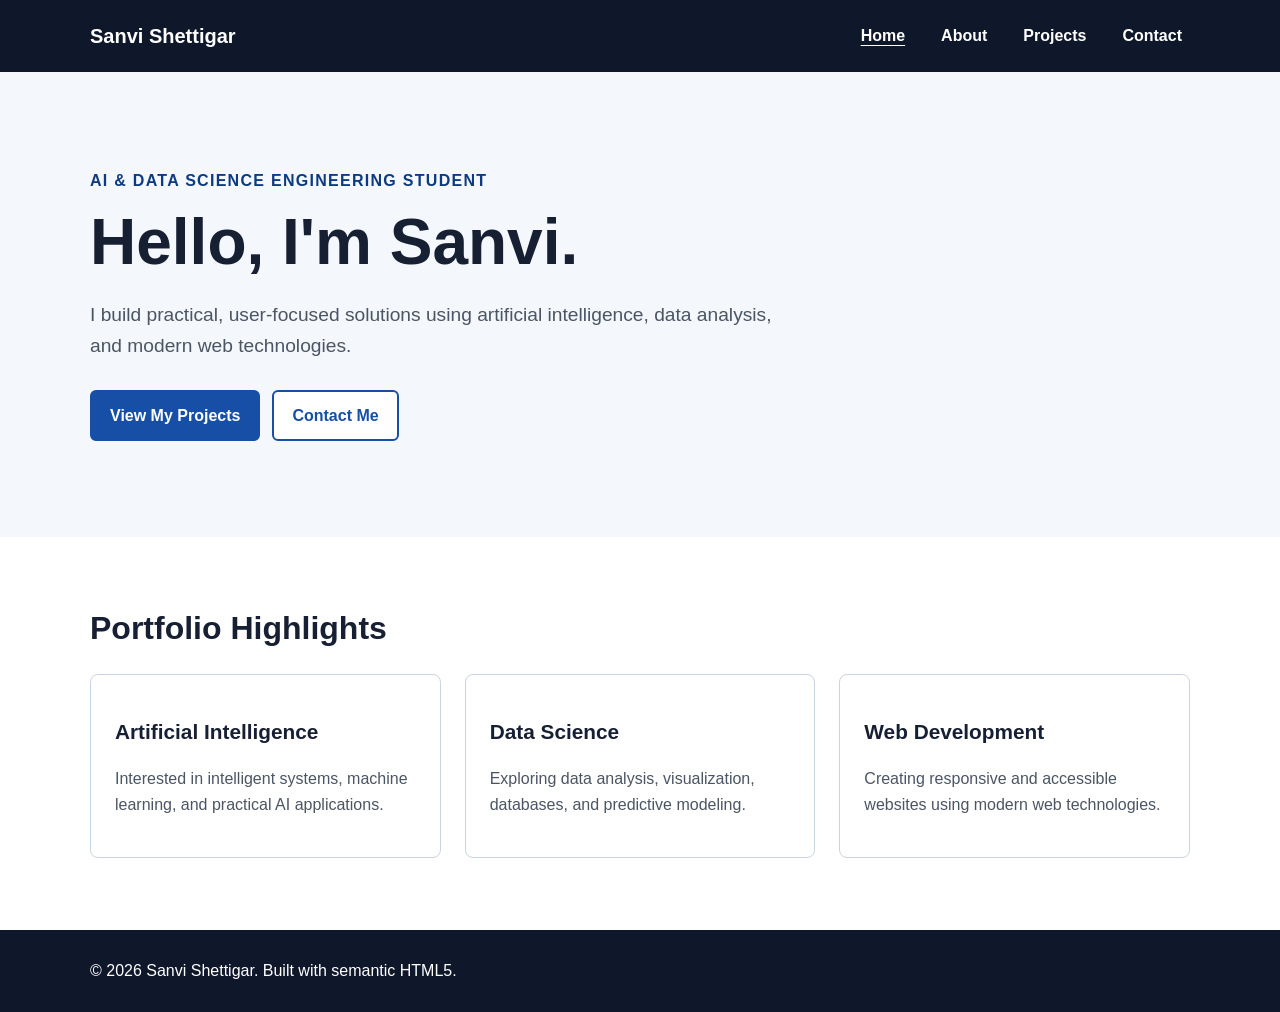
<file: index.html>
<!DOCTYPE html>
<html lang="en">

<head>
    <meta charset="UTF-8">
    <meta name="viewport" content="width=device-width, initial-scale=1.0">

    <meta name="description"
        content="Sanvi Shettigar's personal portfolio showcasing skills, projects, education, and contact information.">
    <meta name="author" content="Sanvi Shettigar">
    <meta name="robots" content="index, follow">

    <title>Sanvi Shettigar | AI & Data Science Portfolio</title>

    <link rel="stylesheet" href="css/style.css">
</head>

<body>

    <!-- Skip link for keyboard and screen-reader users -->
    <a class="skip-link" href="#main-content">
        Skip to main content
    </a>

    <!-- Website Header -->
    <header class="site-header">

        <div class="container header-inner">

            <a class="logo"
               href="index.html"
               aria-label="Sanvi Shettigar Home">
                Sanvi Shettigar
            </a>

            <!-- Main Navigation -->
            <nav aria-label="Primary navigation">

                <ul class="nav-list">

                    <li>
                        <a href="index.html" aria-current="page">
                            Home
                        </a>
                    </li>

                    <li>
                        <a href="about.html">
                            About
                        </a>
                    </li>

                    <li>
                        <a href="projects.html">
                            Projects
                        </a>
                    </li>

                    <li>
                        <a href="contact.html">
                            Contact
                        </a>
                    </li>

                </ul>

            </nav>

        </div>

    </header>


    <!-- Main Content -->
    <main id="main-content">

        <!-- Hero Section -->
        <section class="hero" aria-labelledby="hero-title">

            <div class="container">

                <p class="eyebrow">
                    AI & Data Science Engineering Student
                </p>

                <h1 id="hero-title">
                    Hello, I'm Sanvi.
                </h1>

                <p class="hero-text">
                    I build practical, user-focused solutions using
                    artificial intelligence, data analysis, and modern
                    web technologies.
                </p>

                <div class="button-group">

                    <a class="button" href="projects.html">
                        View My Projects
                    </a>

                    <a class="button button-secondary"
                       href="contact.html">
                        Contact Me
                    </a>

                </div>

            </div>

        </section>


        <!-- Highlights Section -->
        <section class="section"
                 aria-labelledby="highlights-title">

            <div class="container">

                <h2 id="highlights-title">
                    Portfolio Highlights
                </h2>

                <div class="card-grid">

                    <article class="card">

                        <h3>
                            Artificial Intelligence
                        </h3>

                        <p>
                            Interested in intelligent systems,
                            machine learning, and practical
                            AI applications.
                        </p>

                    </article>


                    <article class="card">

                        <h3>
                            Data Science
                        </h3>

                        <p>
                            Exploring data analysis, visualization,
                            databases, and predictive modeling.
                        </p>

                    </article>


                    <article class="card">

                        <h3>
                            Web Development
                        </h3>

                        <p>
                            Creating responsive and accessible
                            websites using modern web technologies.
                        </p>

                    </article>

                </div>

            </div>

        </section>

    </main>


    <!-- Footer -->
    <footer class="site-footer">

        <div class="container">

            <p>
                &copy; <span id="year">2026</span>
                Sanvi Shettigar.
                Built with semantic HTML5.
            </p>

        </div>

    </footer>


    <script>
        document.getElementById("year").textContent =
            new Date().getFullYear();
    </script>

</body>

</html>
</file>
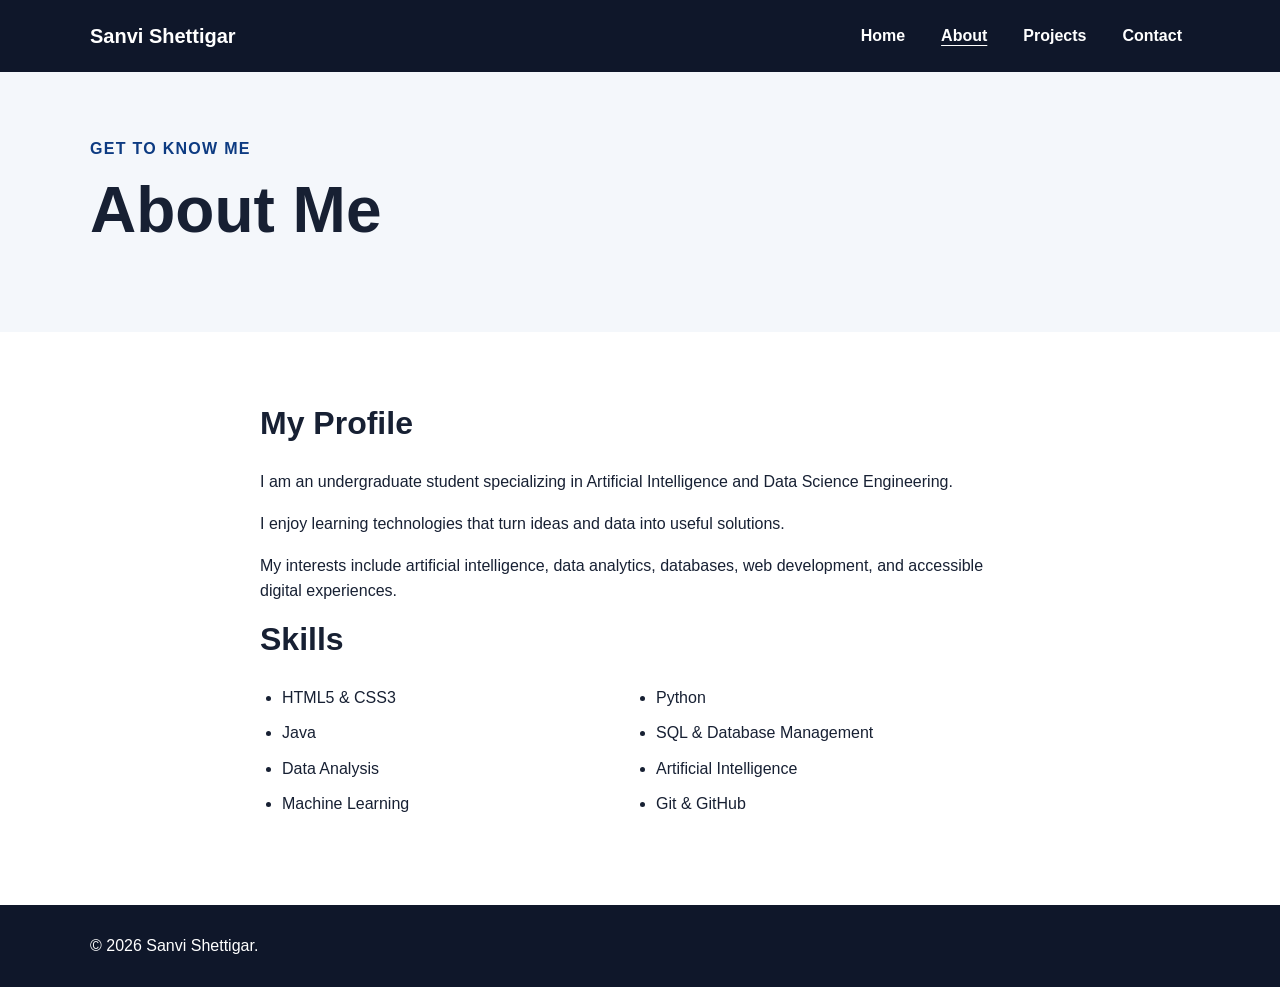
<file: about.html>
<!DOCTYPE html>
<html lang="en">

<head>

    <meta charset="UTF-8">

    <meta name="viewport"
          content="width=device-width, initial-scale=1.0">

    <meta name="description"
          content="Learn about Sanvi Shettigar, an AI and Data Science Engineering student.">

    <meta name="author"
          content="Sanvi Shettigar">

    <meta name="robots"
          content="index, follow">

    <title>
        About | Sanvi Shettigar
    </title>

    <link rel="stylesheet"
          href="css/style.css">

</head>


<body>

    <!-- Accessibility Skip Link -->
    <a class="skip-link"
       href="#main-content">

        Skip to main content

    </a>


    <!-- Header -->
    <header class="site-header">

        <div class="container header-inner">

            <a class="logo"
               href="index.html"
               aria-label="Sanvi Shettigar Home">

                Sanvi Shettigar

            </a>


            <!-- Navigation -->
            <nav aria-label="Primary navigation">

                <ul class="nav-list">

                    <li>
                        <a href="index.html">
                            Home
                        </a>
                    </li>

                    <li>
                        <a href="about.html"
                           aria-current="page">

                            About

                        </a>
                    </li>

                    <li>
                        <a href="projects.html">
                            Projects
                        </a>
                    </li>

                    <li>
                        <a href="contact.html">
                            Contact
                        </a>
                    </li>

                </ul>

            </nav>

        </div>

    </header>


    <!-- Main -->
    <main id="main-content">


        <!-- Page Heading -->
        <section class="page-heading"
                 aria-labelledby="page-title">

            <div class="container">

                <p class="eyebrow">
                    Get to know me
                </p>

                <h1 id="page-title">
                    About Me
                </h1>

            </div>

        </section>


        <!-- Profile -->
        <section class="section"
                 aria-labelledby="profile-title">

            <div class="container content-narrow">

                <h2 id="profile-title">
                    My Profile
                </h2>

                <p>
                    I am an undergraduate student specializing
                    in Artificial Intelligence and Data Science
                    Engineering.
                </p>

                <p>
                    I enjoy learning technologies that turn
                    ideas and data into useful solutions.
                </p>

                <p>
                    My interests include artificial intelligence,
                    data analytics, databases, web development,
                    and accessible digital experiences.
                </p>


                <!-- Skills -->
                <h2>
                    Skills
                </h2>

                <ul class="skill-list">

                    <li>
                        HTML5 & CSS3
                    </li>

                    <li>
                        Python
                    </li>

                    <li>
                        Java
                    </li>

                    <li>
                        SQL & Database Management
                    </li>

                    <li>
                        Data Analysis
                    </li>

                    <li>
                        Artificial Intelligence
                    </li>

                    <li>
                        Machine Learning
                    </li>

                    <li>
                        Git & GitHub
                    </li>

                </ul>

            </div>

        </section>

    </main>


    <!-- Footer -->
    <footer class="site-footer">

        <div class="container">

            <p>
                &copy; <span id="year">2026</span>
                Sanvi Shettigar.
            </p>

        </div>

    </footer>


    <script>
        document.getElementById("year").textContent =
            new Date().getFullYear();
    </script>

</body>

</html>
</file>
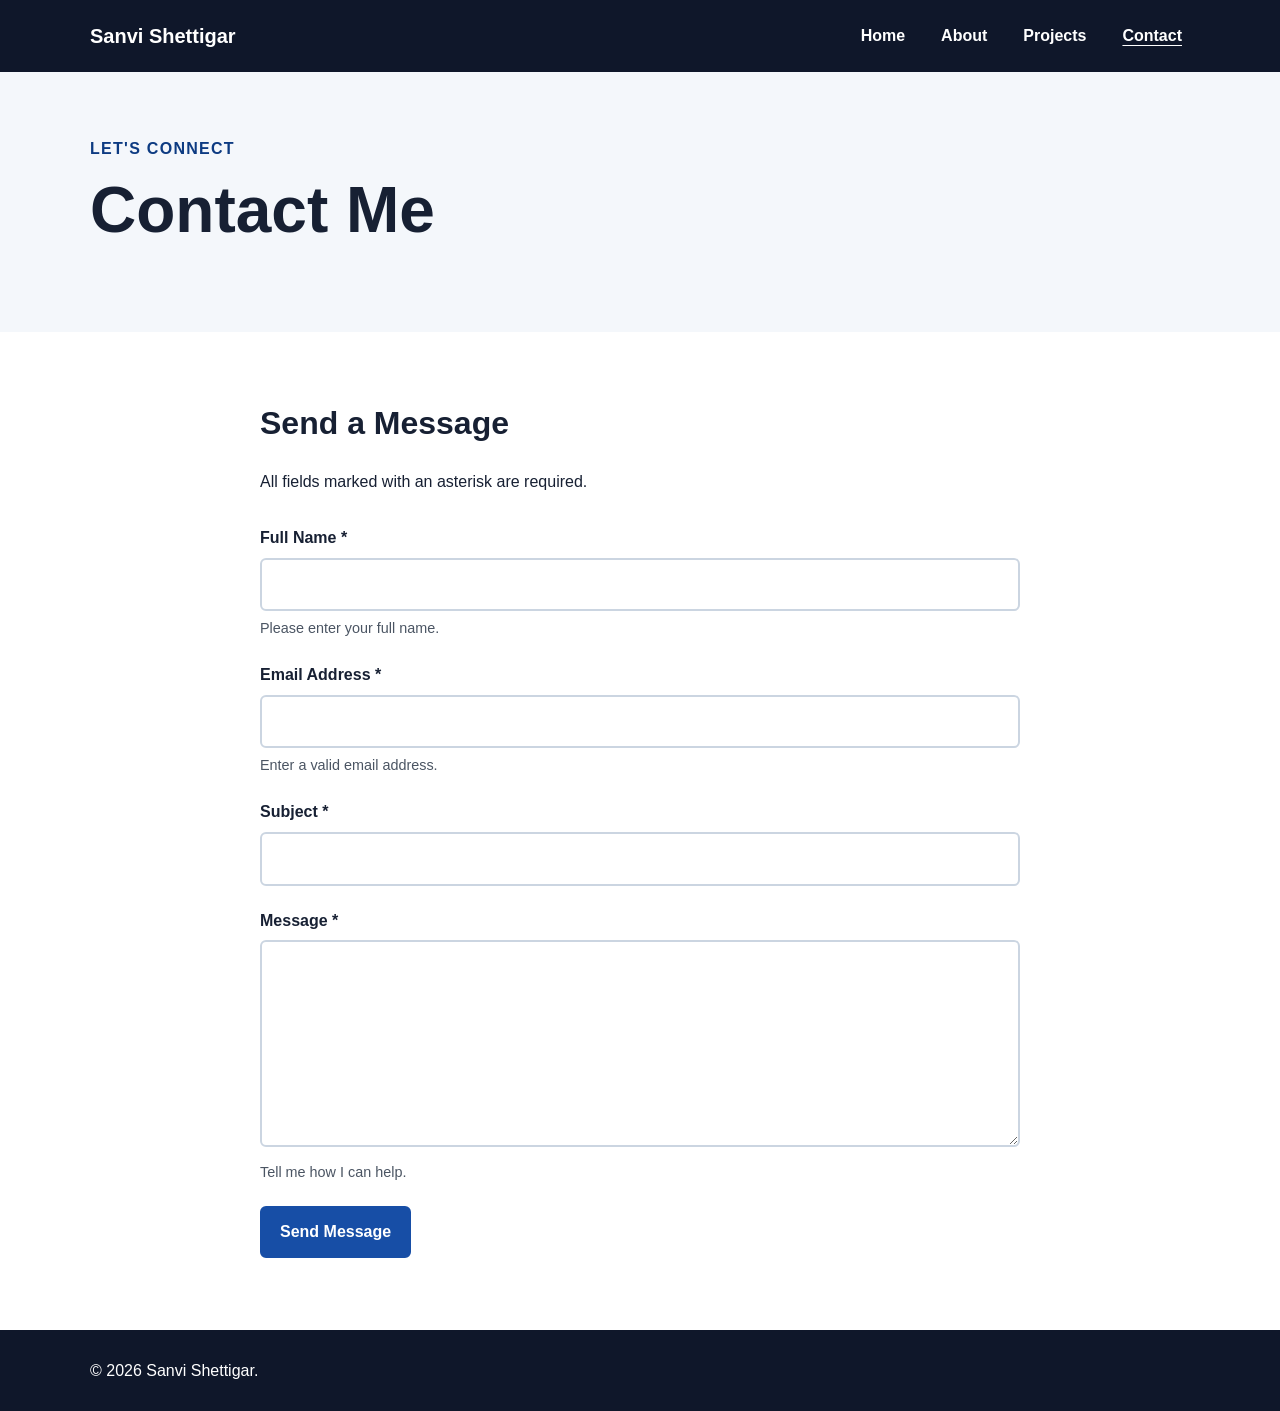
<file: contact.html>
<!DOCTYPE html>
<html lang="en">

<head>

    <meta charset="UTF-8">

    <meta name="viewport"
          content="width=device-width, initial-scale=1.0">

    <meta name="description"
          content="Contact Sanvi Shettigar for portfolio and project inquiries.">

    <meta name="author"
          content="Sanvi Shettigar">

    <meta name="robots"
          content="index, follow">

    <title>
        Contact | Sanvi Shettigar
    </title>

    <link rel="stylesheet"
          href="css/style.css">

</head>


<body>

    <!-- Skip Link -->
    <a class="skip-link"
       href="#main-content">

        Skip to main content

    </a>


    <!-- Header -->
    <header class="site-header">

        <div class="container header-inner">

            <a class="logo"
               href="index.html"
               aria-label="Sanvi Shettigar Home">

                Sanvi Shettigar

            </a>


            <!-- Navigation -->
            <nav aria-label="Primary navigation">

                <ul class="nav-list">

                    <li>
                        <a href="index.html">
                            Home
                        </a>
                    </li>

                    <li>
                        <a href="about.html">
                            About
                        </a>
                    </li>

                    <li>
                        <a href="projects.html">
                            Projects
                        </a>
                    </li>

                    <li>
                        <a href="contact.html"
                           aria-current="page">

                            Contact

                        </a>
                    </li>

                </ul>

            </nav>

        </div>

    </header>


    <!-- Main -->
    <main id="main-content">


        <!-- Page Heading -->
        <section class="page-heading"
                 aria-labelledby="page-title">

            <div class="container">

                <p class="eyebrow">
                    Let's connect
                </p>

                <h1 id="page-title">
                    Contact Me
                </h1>

            </div>

        </section>


        <!-- Contact Form -->
        <section class="section"
                 aria-labelledby="contact-title">

            <div class="container content-narrow">

                <h2 id="contact-title">
                    Send a Message
                </h2>

                <p id="form-help">
                    All fields marked with an asterisk are required.
                </p>


                <form
                    action="https://formsubmit.co/YOUR_EMAIL@example.com"
                    method="POST"
                    aria-describedby="form-help">


                    <!-- Form Settings -->
                    <input type="hidden"
                           name="_subject"
                           value="New Portfolio Contact Message">

                    <input type="hidden"
                           name="_captcha"
                           value="true">

                    <input type="hidden"
                           name="_template"
                           value="table">


                    <!-- Name -->
                    <div class="form-group">

                        <label for="name">

                            Full Name

                            <span aria-hidden="true">
                                *
                            </span>

                        </label>

                        <input
                            type="text"
                            id="name"
                            name="name"
                            autocomplete="name"
                            required
                            aria-required="true"
                            aria-describedby="name-help">

                        <p class="field-help"
                           id="name-help">

                            Please enter your full name.

                        </p>

                    </div>


                    <!-- Email -->
                    <div class="form-group">

                        <label for="email">

                            Email Address

                            <span aria-hidden="true">
                                *
                            </span>

                        </label>

                        <input
                            type="email"
                            id="email"
                            name="email"
                            autocomplete="email"
                            inputmode="email"
                            required
                            aria-required="true"
                            aria-describedby="email-help">

                        <p class="field-help"
                           id="email-help">

                            Enter a valid email address.

                        </p>

                    </div>


                    <!-- Subject -->
                    <div class="form-group">

                        <label for="subject">

                            Subject

                            <span aria-hidden="true">
                                *
                            </span>

                        </label>

                        <input
                            type="text"
                            id="subject"
                            name="subject"
                            required
                            aria-required="true">

                    </div>


                    <!-- Message -->
                    <div class="form-group">

                        <label for="message">

                            Message

                            <span aria-hidden="true">
                                *
                            </span>

                        </label>

                        <textarea
                            id="message"
                            name="message"
                            rows="7"
                            required
                            aria-required="true"
                            aria-describedby="message-help"></textarea>

                        <p class="field-help"
                           id="message-help">

                            Tell me how I can help.

                        </p>

                    </div>


                    <!-- Submit -->
                    <button
                        class="button"
                        type="submit">

                        Send Message

                    </button>

                </form>

            </div>

        </section>

    </main>


    <!-- Footer -->
    <footer class="site-footer">

        <div class="container">

            <p>
                &copy; <span id="year">2026</span>
                Sanvi Shettigar.
            </p>

        </div>

    </footer>


    <script>
        document.getElementById("year").textContent =
            new Date().getFullYear();
    </script>

</body>

</html>
</file>
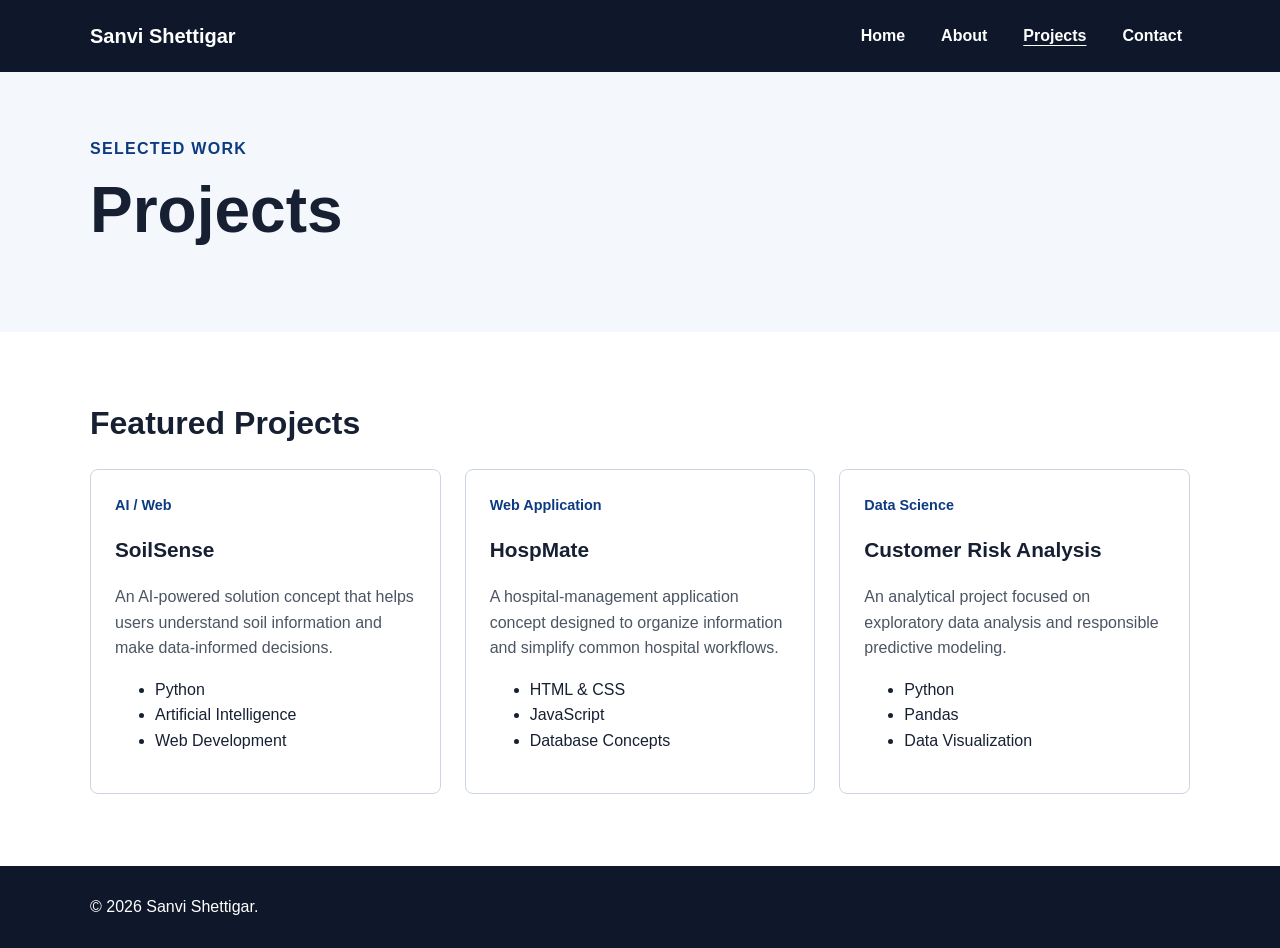
<file: projects.html>
<!DOCTYPE html>
<html lang="en">

<head>

    <meta charset="UTF-8">

    <meta name="viewport"
          content="width=device-width, initial-scale=1.0">

    <meta name="description"
          content="Projects by Sanvi Shettigar in artificial intelligence, data science, and web development.">

    <meta name="author"
          content="Sanvi Shettigar">

    <meta name="robots"
          content="index, follow">

    <title>
        Projects | Sanvi Shettigar
    </title>

    <link rel="stylesheet"
          href="css/style.css">

</head>


<body>

    <!-- Skip Navigation -->
    <a class="skip-link"
       href="#main-content">

        Skip to main content

    </a>


    <!-- Header -->
    <header class="site-header">

        <div class="container header-inner">

            <a class="logo"
               href="index.html"
               aria-label="Sanvi Shettigar Home">

                Sanvi Shettigar

            </a>


            <!-- Navigation -->
            <nav aria-label="Primary navigation">

                <ul class="nav-list">

                    <li>
                        <a href="index.html">
                            Home
                        </a>
                    </li>

                    <li>
                        <a href="about.html">
                            About
                        </a>
                    </li>

                    <li>
                        <a href="projects.html"
                           aria-current="page">

                            Projects

                        </a>
                    </li>

                    <li>
                        <a href="contact.html">
                            Contact
                        </a>
                    </li>

                </ul>

            </nav>

        </div>

    </header>


    <!-- Main -->
    <main id="main-content">


        <!-- Heading -->
        <section class="page-heading"
                 aria-labelledby="page-title">

            <div class="container">

                <p class="eyebrow">
                    Selected work
                </p>

                <h1 id="page-title">
                    Projects
                </h1>

            </div>

        </section>


        <!-- Projects -->
        <section class="section"
                 aria-labelledby="projects-title">

            <div class="container">

                <h2 id="projects-title">
                    Featured Projects
                </h2>


                <div class="card-grid">


                    <!-- Project 1 -->
                    <article class="card project-card">

                        <p class="project-type">
                            AI / Web
                        </p>

                        <h3>
                            SoilSense
                        </h3>

                        <p>
                            An AI-powered solution concept that
                            helps users understand soil information
                            and make data-informed decisions.
                        </p>

                        <ul>

                            <li>
                                Python
                            </li>

                            <li>
                                Artificial Intelligence
                            </li>

                            <li>
                                Web Development
                            </li>

                        </ul>

                    </article>


                    <!-- Project 2 -->
                    <article class="card project-card">

                        <p class="project-type">
                            Web Application
                        </p>

                        <h3>
                            HospMate
                        </h3>

                        <p>
                            A hospital-management application
                            concept designed to organize information
                            and simplify common hospital workflows.
                        </p>

                        <ul>

                            <li>
                                HTML & CSS
                            </li>

                            <li>
                                JavaScript
                            </li>

                            <li>
                                Database Concepts
                            </li>

                        </ul>

                    </article>


                    <!-- Project 3 -->
                    <article class="card project-card">

                        <p class="project-type">
                            Data Science
                        </p>

                        <h3>
                            Customer Risk Analysis
                        </h3>

                        <p>
                            An analytical project focused on
                            exploratory data analysis and responsible
                            predictive modeling.
                        </p>

                        <ul>

                            <li>
                                Python
                            </li>

                            <li>
                                Pandas
                            </li>

                            <li>
                                Data Visualization
                            </li>

                        </ul>

                    </article>


                </div>

            </div>

        </section>

    </main>


    <!-- Footer -->
    <footer class="site-footer">

        <div class="container">

            <p>
                &copy; <span id="year">2026</span>
                Sanvi Shettigar.
            </p>

        </div>

    </footer>


    <script>
        document.getElementById("year").textContent =
            new Date().getFullYear();
    </script>

</body>

</html>
</file>
<file: css/style.css>
/* =========================================
   ACCESSIBLE HTML5 PORTFOLIO
   ========================================= */


/* ---------- Variables ---------- */

:root {

    --text: #172033;

    --muted: #4b5563;

    --background: #ffffff;

    --surface: #f4f7fb;

    --primary: #174ea6;

    --primary-dark: #0d3b82;

    --border: #cbd5e1;

    --focus: #111827;

    --max-width: 1100px;

}


/* ---------- Basic Reset ---------- */

* {

    box-sizing: border-box;

}


html {

    scroll-behavior: smooth;

}


body {

    margin: 0;

    font-family:
        Arial,
        Helvetica,
        sans-serif;

    line-height: 1.6;

    color: var(--text);

    background: var(--background);

}


/* ---------- Links ---------- */

a {

    color: var(--primary);

}


a:hover {

    color: var(--primary-dark);

}


/* ---------- Keyboard Focus ---------- */

a:focus-visible,
button:focus-visible,
input:focus-visible,
textarea:focus-visible {

    outline: 3px solid var(--focus);

    outline-offset: 3px;

}


/* ---------- Skip Link ---------- */

.skip-link {

    position: absolute;

    left: -9999px;

    top: 8px;

    z-index: 999;

    padding: 10px 14px;

    background: #ffffff;

    color: #111827;

    border: 2px solid #111827;

    font-weight: 700;

}


.skip-link:focus {

    left: 8px;

}


/* ---------- Container ---------- */

.container {

    width: min(92%, var(--max-width));

    margin-inline: auto;

}


/* ---------- Header ---------- */

.site-header {

    background: #0f172a;

    color: #ffffff;

}


.header-inner {

    min-height: 72px;

    display: flex;

    align-items: center;

    justify-content: space-between;

    gap: 24px;

}


.logo {

    color: #ffffff;

    text-decoration: none;

    font-size: 1.25rem;

    font-weight: 700;

}


.logo:hover {

    color: #ffffff;

}


/* ---------- Navigation ---------- */

.nav-list {

    display: flex;

    flex-wrap: wrap;

    gap: 8px 20px;

    list-style: none;

    margin: 0;

    padding: 0;

}


.nav-list a {

    color: #ffffff;

    text-decoration: none;

    font-weight: 600;

    padding: 8px;

}


.nav-list a[aria-current="page"] {

    text-decoration: underline;

    text-underline-offset: 4px;

}


/* ---------- Hero ---------- */

.hero {

    padding: 96px 0;

    background: var(--surface);

}


.page-heading {

    padding: 64px 0;

    background: var(--surface);

}


.eyebrow {

    margin: 0 0 10px;

    color: var(--primary-dark);

    font-weight: 700;

    text-transform: uppercase;

    letter-spacing: 0.08em;

}


h1,
h2,
h3 {

    line-height: 1.2;

}


h1 {

    margin: 0 0 20px;

    font-size: clamp(
        2.2rem,
        5vw,
        4rem
    );

}


h2 {

    margin-top: 0;

    font-size: 2rem;

}


h3 {

    font-size: 1.3rem;

}


/* ---------- Hero Text ---------- */

.hero-text {

    max-width: 700px;

    font-size: 1.2rem;

    color: var(--muted);

}


/* ---------- Buttons ---------- */

.button-group {

    display: flex;

    flex-wrap: wrap;

    gap: 12px;

    margin-top: 28px;

}


.button {

    display: inline-block;

    border: 2px solid var(--primary);

    border-radius: 6px;

    padding: 11px 18px;

    background: var(--primary);

    color: #ffffff;

    font: inherit;

    font-weight: 700;

    text-decoration: none;

    cursor: pointer;

}


.button:hover {

    background: var(--primary-dark);

    border-color: var(--primary-dark);

    color: #ffffff;

}


.button-secondary {

    background: #ffffff;

    color: var(--primary);

}


.button-secondary:hover {

    color: #ffffff;

}


/* ---------- Sections ---------- */

.section {

    padding: 72px 0;

}


/* ---------- Cards ---------- */

.card-grid {

    display: grid;

    grid-template-columns:
        repeat(3, 1fr);

    gap: 24px;

}


.card {

    padding: 24px;

    border: 1px solid var(--border);

    border-radius: 8px;

    background: #ffffff;

}


.card p {

    color: var(--muted);

}


.project-type {

    margin-top: 0;

    color: var(--primary-dark) !important;

    font-weight: 700;

    font-size: 0.9rem;

}


/* ---------- Content ---------- */

.content-narrow {

    max-width: 760px;

}


/* ---------- Skills ---------- */

.skill-list {

    display: grid;

    grid-template-columns:
        repeat(2, minmax(0, 1fr));

    gap: 10px;

    padding-left: 22px;

}


/* ---------- Form ---------- */

form {

    margin-top: 30px;

}


.form-group {

    margin-bottom: 22px;

}


label {

    display: block;

    margin-bottom: 7px;

    font-weight: 700;

}


input,
textarea {

    width: 100%;

    padding: 12px;

    border: 2px solid var(--border);

    border-radius: 6px;

    background: #ffffff;

    color: var(--text);

    font: inherit;

}


textarea {

    resize: vertical;

}


.field-help {

    margin: 6px 0 0;

    color: var(--muted);

    font-size: 0.9rem;

}


/* ---------- Footer ---------- */

.site-footer {

    padding: 28px 0;

    background: #0f172a;

    color: #ffffff;

}


.site-footer p {

    margin: 0;

}


/* ---------- Responsive Design ---------- */

@media (max-width: 760px) {

    .header-inner {

        align-items: flex-start;

        flex-direction: column;

        padding: 18px 0;

    }


    .nav-list {

        gap: 6px 10px;

    }


    .hero {

        padding: 70px 0;

    }


    .card-grid {

        grid-template-columns: 1fr;

    }


    .skill-list {

        grid-template-columns: 1fr;

    }

}


/* ---------- Reduced Motion ---------- */

@media (prefers-reduced-motion: reduce) {

    html {

        scroll-behavior: auto;

    }

}
</file>
